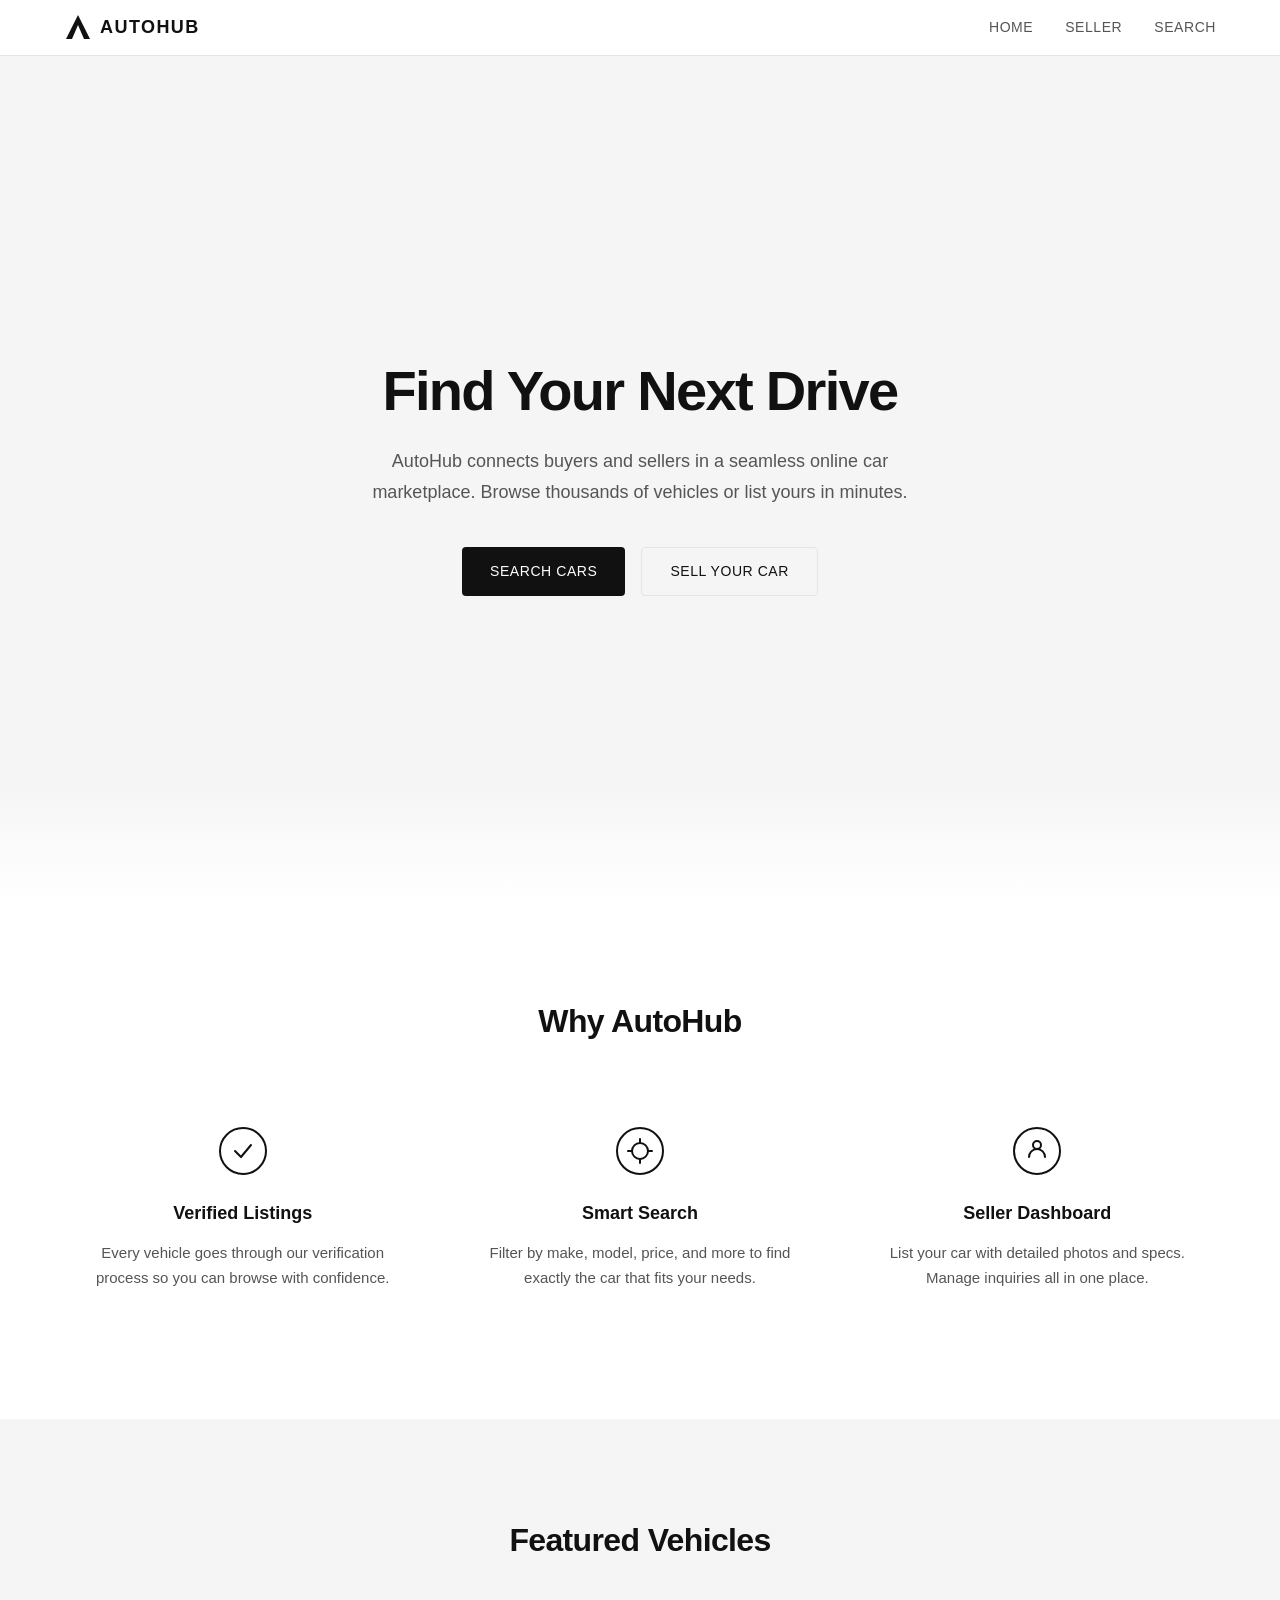
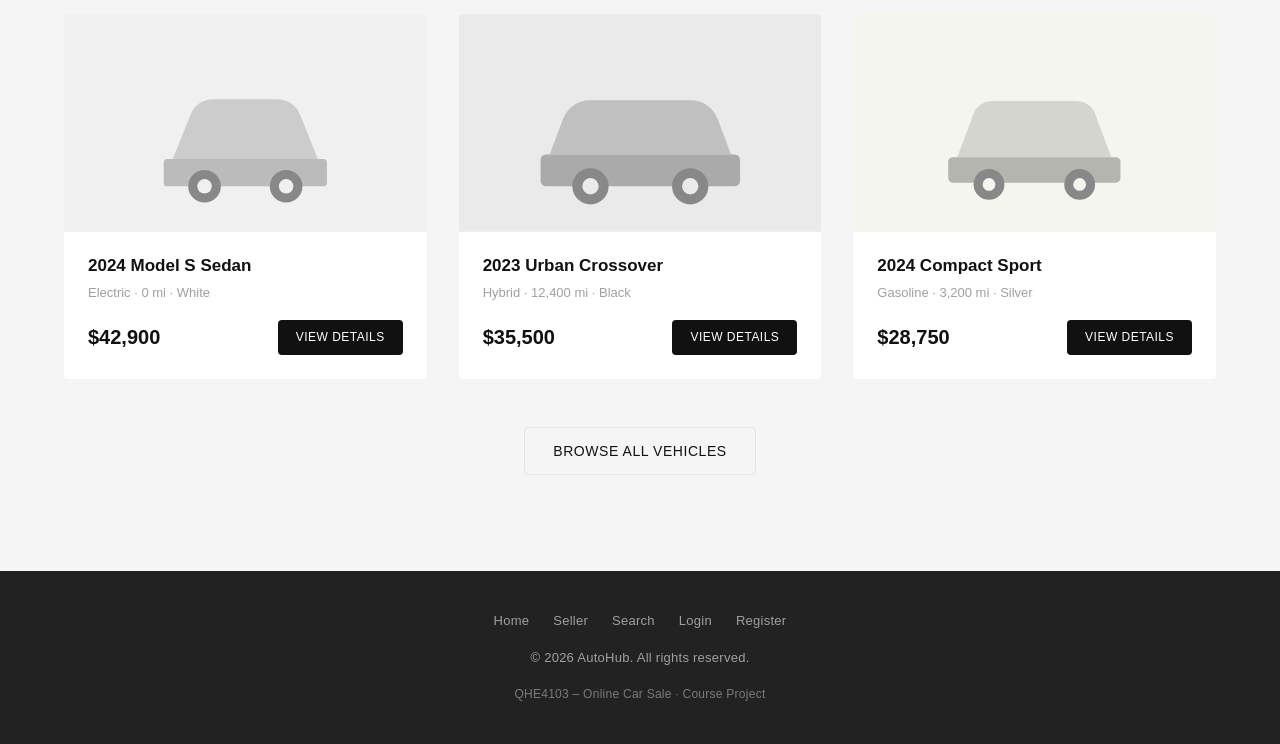
<file: index.html>
<!DOCTYPE html>
<html lang="en">
<head>
  <meta charset="UTF-8">
  <meta name="viewport" content="width=device-width, initial-scale=1.0">
  <title>AutoHub – Home</title>
  <link rel="stylesheet" href="css/styles.css">
</head>
<body>

  <header class="site-header">
    <div class="container">
      <a href="index.html" class="site-logo">
        <svg viewBox="0 0 28 28" fill="none" xmlns="http://www.w3.org/2000/svg">
          <path d="M14 2L2 26h6l6-14 6 14h6L14 2z" fill="#111"/>
        </svg>
        AutoHub
      </a>
      <nav class="nav-links">
        <a href="index.html">Home</a>
        <a href="seller.html">Seller</a>
        <a href="search.html">Search</a>
      </nav>
      <button class="nav-toggle" aria-label="Toggle navigation">
        <span></span>
        <span></span>
        <span></span>
      </button>
    </div>
  </header>

  <main class="site-main">

    <section class="hero">
      <div class="container hero-inner">
        <h1 class="hero-title">Find Your Next Drive</h1>
        <p class="hero-subtitle">AutoHub connects buyers and sellers in a seamless online car marketplace. Browse thousands of vehicles or list yours in minutes.</p>
        <div class="hero-actions">
          <a href="search.html" class="btn btn-primary">Search Cars</a>
          <a href="seller.html" class="btn btn-secondary">Sell Your Car</a>
        </div>
      </div>
      <div class="hero-gradient"></div>
    </section>

    <section class="features">
      <div class="container">
        <h2 class="section-title">Why AutoHub</h2>
        <div class="features-grid">
          <div class="feature-card">
            <div class="feature-icon">
              <svg viewBox="0 0 48 48" fill="none" xmlns="http://www.w3.org/2000/svg">
                <circle cx="24" cy="24" r="23" stroke="#111" stroke-width="2"/>
                <path d="M16 24l6 6 10-12" stroke="#111" stroke-width="2" stroke-linecap="round" stroke-linejoin="round"/>
              </svg>
            </div>
            <h3 class="feature-heading">Verified Listings</h3>
            <p class="feature-text">Every vehicle goes through our verification process so you can browse with confidence.</p>
          </div>
          <div class="feature-card">
            <div class="feature-icon">
              <svg viewBox="0 0 48 48" fill="none" xmlns="http://www.w3.org/2000/svg">
                <circle cx="24" cy="24" r="23" stroke="#111" stroke-width="2"/>
                <circle cx="24" cy="24" r="8" stroke="#111" stroke-width="2"/>
                <path d="M24 12v4M24 32v4M12 24h4M32 24h4" stroke="#111" stroke-width="2" stroke-linecap="round"/>
              </svg>
            </div>
            <h3 class="feature-heading">Smart Search</h3>
            <p class="feature-text">Filter by make, model, price, and more to find exactly the car that fits your needs.</p>
          </div>
          <div class="feature-card">
            <div class="feature-icon">
              <svg viewBox="0 0 48 48" fill="none" xmlns="http://www.w3.org/2000/svg">
                <circle cx="24" cy="24" r="23" stroke="#111" stroke-width="2"/>
                <path d="M16 30c0-4.418 3.582-8 8-8s8 3.582 8 8" stroke="#111" stroke-width="2" stroke-linecap="round"/>
                <circle cx="24" cy="18" r="4" stroke="#111" stroke-width="2"/>
              </svg>
            </div>
            <h3 class="feature-heading">Seller Dashboard</h3>
            <p class="feature-text">List your car with detailed photos and specs. Manage inquiries all in one place.</p>
          </div>
        </div>
      </div>
    </section>

    <section class="featured-cars">
      <div class="container">
        <h2 class="section-title">Featured Vehicles</h2>
        <div class="cars-grid">
          <article class="car-card">
            <div class="car-card-image">
              <svg viewBox="0 0 400 240" xmlns="http://www.w3.org/2000/svg">
                <rect width="400" height="240" fill="#f0f0f0"/>
                <path d="M120 160h160l-20-50c-4-10-14-16-25-16h-70c-11 0-21 6-25 16l-20 50z" fill="#ccc"/>
                <rect x="110" y="160" width="180" height="30" rx="4" fill="#bbb"/>
                <circle cx="155" cy="190" r="18" fill="#888"/>
                <circle cx="155" cy="190" r="8" fill="#f0f0f0"/>
                <circle cx="245" cy="190" r="18" fill="#888"/>
                <circle cx="245" cy="190" r="8" fill="#f0f0f0"/>
              </svg>
            </div>
            <div class="car-card-body">
              <h3 class="car-card-title">2024 Model S Sedan</h3>
              <p class="car-card-meta">Electric · 0 mi · White</p>
              <div class="car-card-footer">
                <span class="car-card-price">$42,900</span>
                <a href="car-detail.html" class="btn btn-primary btn-sm">View Details</a>
              </div>
            </div>
          </article>
          <article class="car-card">
            <div class="car-card-image">
              <svg viewBox="0 0 400 240" xmlns="http://www.w3.org/2000/svg">
                <rect width="400" height="240" fill="#eaeaea"/>
                <path d="M100 155h200l-15-40c-5-12-16-20-30-20h-110c-14 0-25 8-30 20l-15 40z" fill="#c0c0c0"/>
                <rect x="90" y="155" width="220" height="35" rx="6" fill="#aaa"/>
                <circle cx="145" cy="190" r="20" fill="#888"/>
                <circle cx="145" cy="190" r="9" fill="#eaeaea"/>
                <circle cx="255" cy="190" r="20" fill="#888"/>
                <circle cx="255" cy="190" r="9" fill="#eaeaea"/>
              </svg>
            </div>
            <div class="car-card-body">
              <h3 class="car-card-title">2023 Urban Crossover</h3>
              <p class="car-card-meta">Hybrid · 12,400 mi · Black</p>
              <div class="car-card-footer">
                <span class="car-card-price">$35,500</span>
                <a href="car-detail.html" class="btn btn-primary btn-sm">View Details</a>
              </div>
            </div>
          </article>
          <article class="car-card">
            <div class="car-card-image">
              <svg viewBox="0 0 400 240" xmlns="http://www.w3.org/2000/svg">
                <rect width="400" height="240" fill="#f5f5f0"/>
                <path d="M115 158h170l-18-48c-3-9-12-14-22-14h-90c-10 0-19 5-22 14l-18 48z" fill="#d5d5d0"/>
                <rect x="105" y="158" width="190" height="28" rx="5" fill="#b5b5b0"/>
                <circle cx="150" cy="188" r="17" fill="#888"/>
                <circle cx="150" cy="188" r="7" fill="#f5f5f0"/>
                <circle cx="250" cy="188" r="17" fill="#888"/>
                <circle cx="250" cy="188" r="7" fill="#f5f5f0"/>
              </svg>
            </div>
            <div class="car-card-body">
              <h3 class="car-card-title">2024 Compact Sport</h3>
              <p class="car-card-meta">Gasoline · 3,200 mi · Silver</p>
              <div class="car-card-footer">
                <span class="car-card-price">$28,750</span>
                <a href="car-detail.html" class="btn btn-primary btn-sm">View Details</a>
              </div>
            </div>
          </article>
        </div>
        <div class="cars-cta">
          <a href="search.html" class="btn btn-secondary">Browse All Vehicles</a>
        </div>
      </div>
    </section>

  </main>

  <footer class="site-footer">
    <div class="container">
      <div class="footer-links">
        <a href="index.html">Home</a>
        <a href="seller.html">Seller</a>
        <a href="search.html">Search</a>
        <a href="login.html">Login</a>
        <a href="register.html">Register</a>
      </div>
      <p class="footer-copy">&copy; 2026 AutoHub. All rights reserved.</p>
      <p class="footer-course">QHE4103 – Online Car Sale · Course Project</p>
    </div>
  </footer>

  <script src="js/main.js"></script>
</body>
</html>
</file>
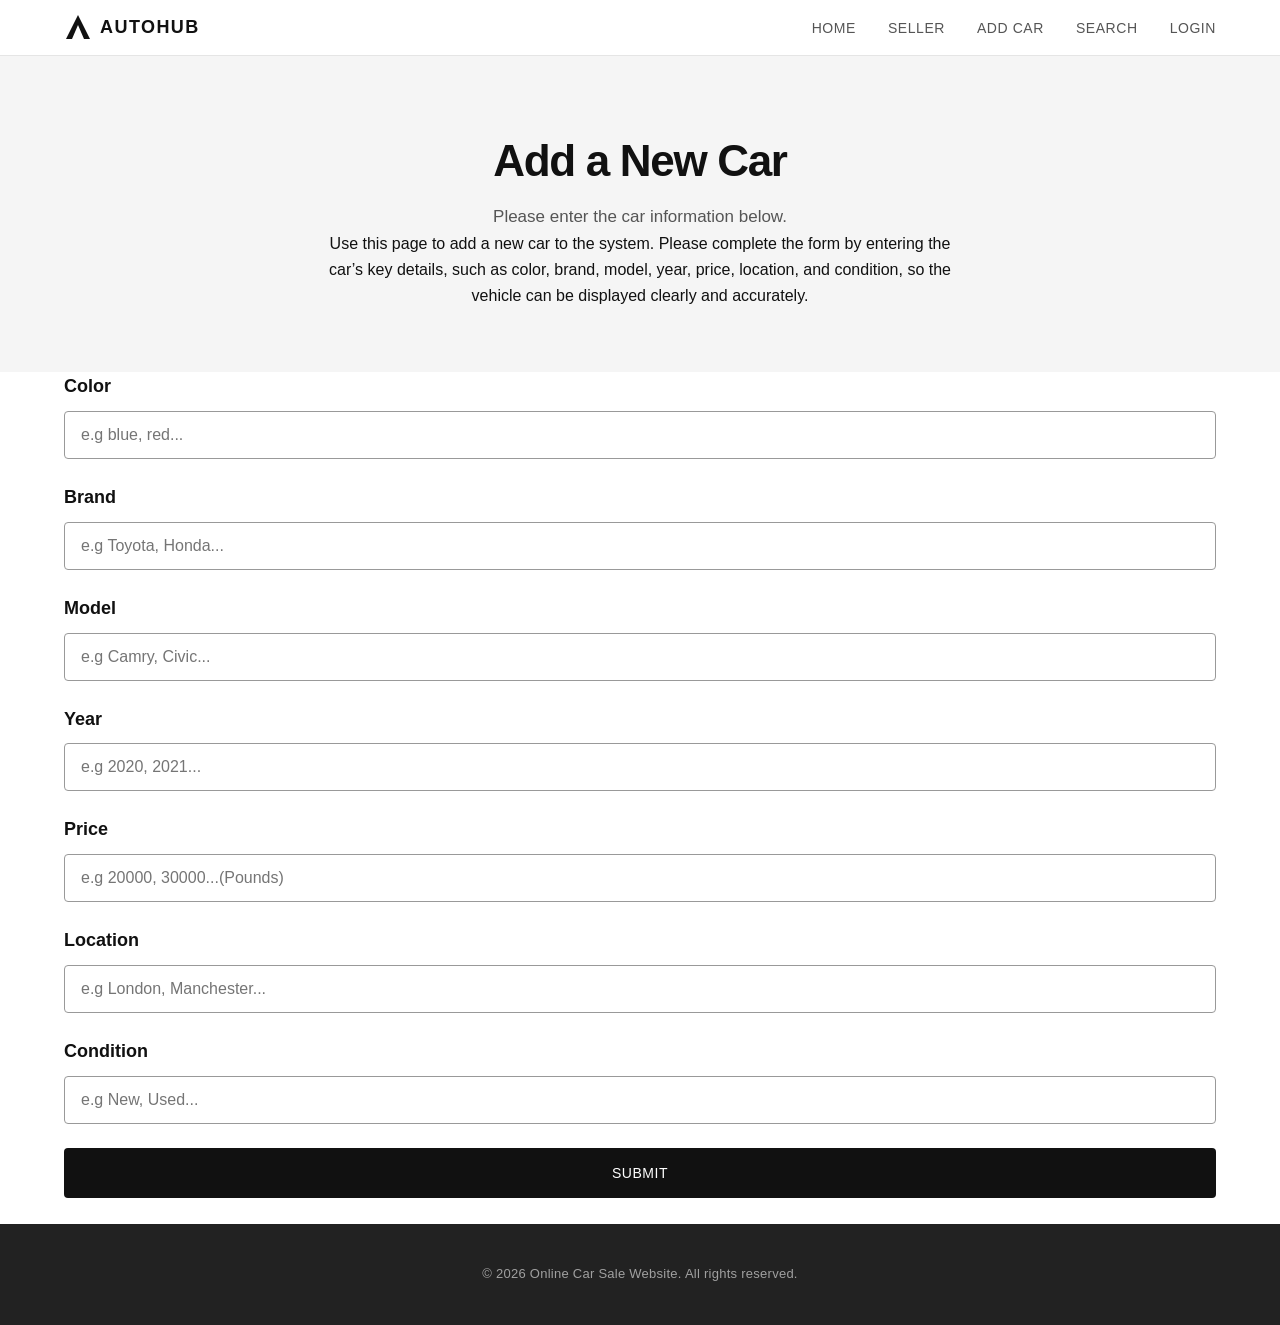
<file: add car.html>
<html>
    <head>
    <meta charset="UTF-8">
    <meta name="viewport" content="width=device-width, initial-scale=1.0">
    <title>Add Car</title>
    <link rel="stylesheet" href="css/styles.css">
    <style>
        .form-group {
            margin-bottom: 24px;
        }

        .form-group label {
            display: block;
            font-size: 18px;
            font-weight: bold;
            margin-bottom: 10px;
            color: #111;
        }

        .form-group input[type="text"],
        .form-group input[type="number"] {
            width: 100%;
            padding: 14px 16px;
            font-size: 16px;
            border: 1px solid #999;
            border-radius: 4px;
            box-sizing: border-box;
            background-color: white;
        }
        .car-form .btn-primary {
        width: 100%;
        padding: 14px;
        }
    </style>
</head>
</head>
<body>
    <header class="site-header">
        <div class="container">
            <a href="index.html" class="site-logo">
        <svg viewBox="0 0 28 28" fill="none" xmlns="http://www.w3.org/2000/svg">
          <path d="M14 2L2 26h6l6-14 6 14h6L14 2z" fill="#111"/>
        </svg>
        AutoHub
      </a>
            <nav>
                <ul class="nav-links">
                    <li><a href="index.html">Home</a></li>
                    <li><a href="seller.html">Seller</a></li>
                    <li><a href="add car.html" class="active">Add Car</a></li>
                    <li><a href="search.html">Search</a></li>
                    <li><a href="login.html">Login</a></li>
                </ul>
            </nav>
        </div>
    </header>

    <main class="site-main">
        <section class="page-hero">
            <div class="container">
                <div class="page-hero-inner">
                    <h1 class="page-hero-title">Add a New Car</h1>
                    <p class="page-hero-subtitle">
                        Please enter the car information below.
                    </p>
                    <p>
                        Use this page to add a new car to the system. Please complete the form by entering the car’s key details, such as color, brand, model, year, price, location, and condition, so the vehicle can be displayed clearly and accurately.
                    </p>
                </div>
            </div>
        </section>

        <section class="form-section">
            <div class="container">
                <form class="car-form" id="addCarForm" onsubmit="return validateAddCarForm();">
                    <div class="form-group">
                        <label for="color">Color</label>
                        <input type="text" id="color" name="color" placeholder="e.g blue, red..." required>
                    </div>

                    <div class="form-group">
                        <label for="brand">Brand</label>
                        <input type="text" id="brand" name="brand" placeholder="e.g Toyota, Honda..." required>
                    </div>

                    <div class="form-group">
                        <label for="model">Model</label>
                        <input type="text" id="model" name="model" placeholder="e.g Camry, Civic..." required>
                    </div>

                    <div class="form-group">
                        <label for="year">Year</label>
                        <input type="number" id="year" name="year" placeholder="e.g 2020, 2021..." required>
                    </div>

                    <div class="form-group">
                        <label for="price">Price</label>
                        <input type="number" id="price" name="price" placeholder="e.g 20000, 30000...(Pounds)" required>
                    </div>

                    <div class="form-group">
                        <label for="location">Location</label>
                        <input type="text" id="location" name="location" placeholder="e.g London, Manchester...">
                    </div>

                    <div class="form-group">
                        <label for="condition">Condition</label>
                        <input type="text" id="condition" name="condition" placeholder="e.g New, Used...">
                    </div>

                    <button type="submit" class="btn btn-primary">Submit</button>
                    <br><br>
                </form>
            </div>
        </section>
    </main>

    <footer class="site-footer">
        <div class="container">
            <p class="footer-copy">&copy; 2026 Online Car Sale Website. All rights reserved.</p>
        </div>
    </footer>
<script src="js/main.js"></script>
</body>
</html>
</file>
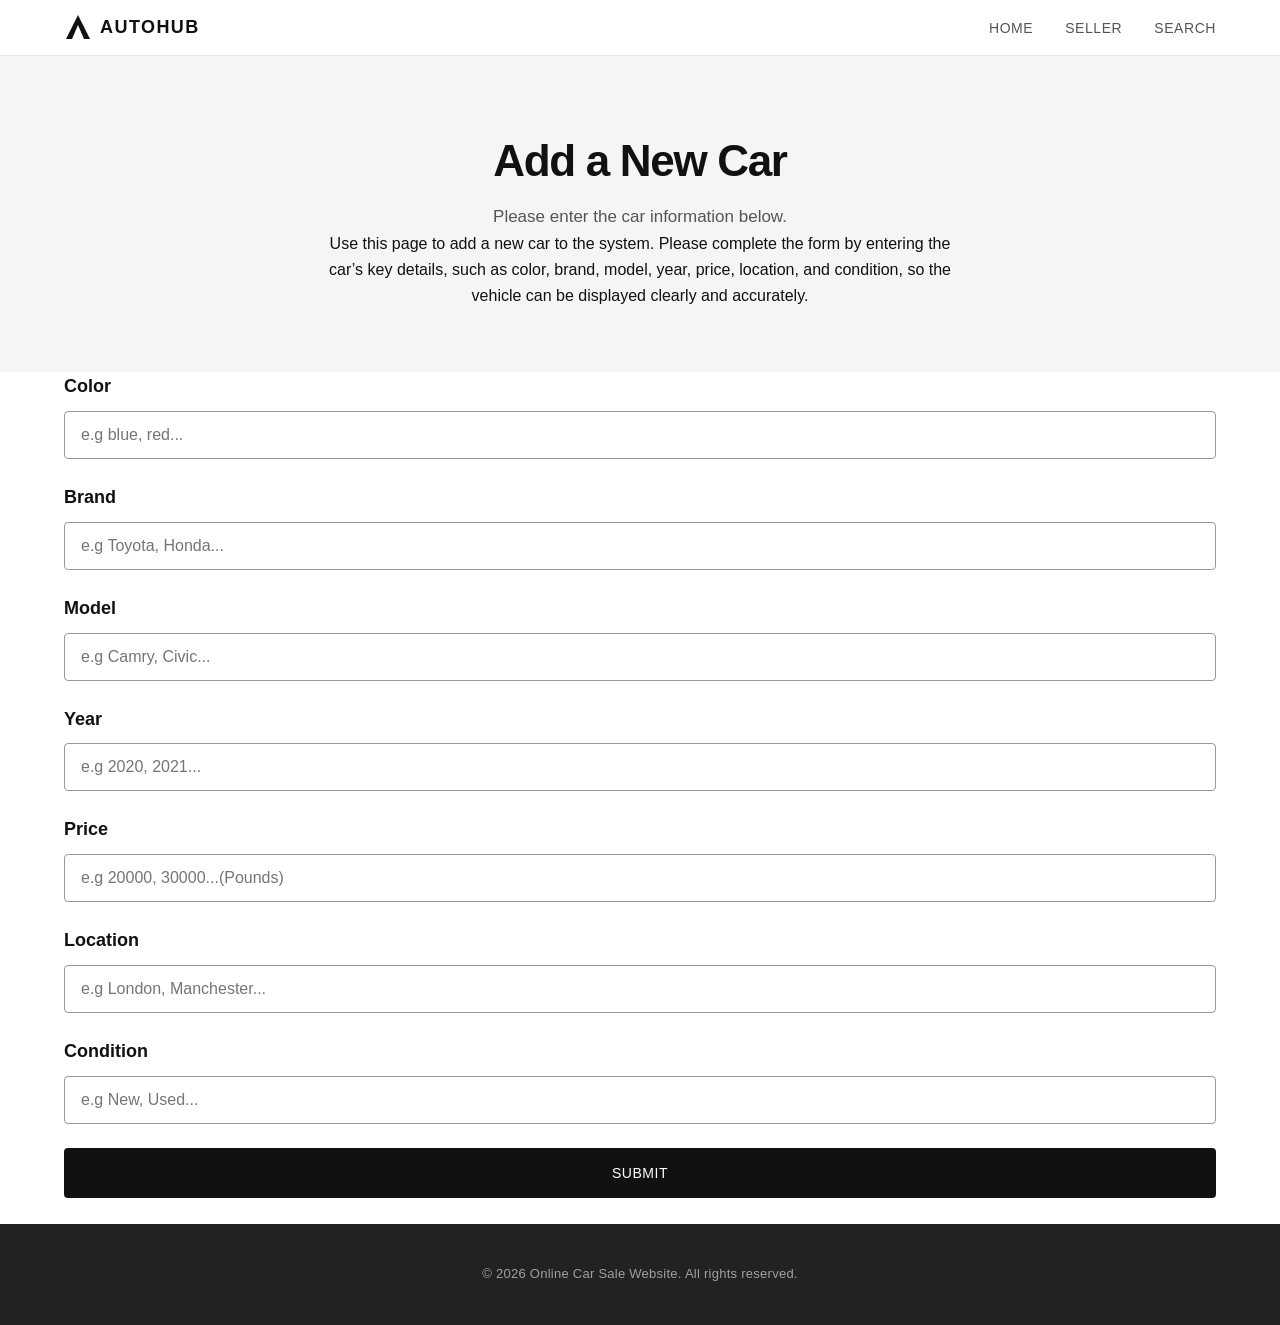
<file: add-car.html>
<html>
    <head>
    <meta charset="UTF-8">
    <meta name="viewport" content="width=device-width, initial-scale=1.0">
    <title>Add Car</title>
    <link rel="stylesheet" href="css/styles.css">
    <style>
        .form-group {
            margin-bottom: 24px;
        }

        .form-group label {
            display: block;
            font-size: 18px;
            font-weight: bold;
            margin-bottom: 10px;
            color: #111;
        }

        .form-group input[type="text"],
        .form-group input[type="number"] {
            width: 100%;
            padding: 14px 16px;
            font-size: 16px;
            border: 1px solid #999;
            border-radius: 4px;
            box-sizing: border-box;
            background-color: white;
        }
        .car-form .btn-primary {
        width: 100%;
        padding: 14px;
        }
    </style>
</head>
</head>
<body>
    <header class="site-header">
        <div class="container">
            <a href="index.html" class="site-logo">
        <svg viewBox="0 0 28 28" fill="none" xmlns="http://www.w3.org/2000/svg">
          <path d="M14 2L2 26h6l6-14 6 14h6L14 2z" fill="#111"/>
        </svg>
        AutoHub
      </a>
            <nav>
                <ul class="nav-links">
                    <li><a href="index.html">Home</a></li>
                    <li><a href="seller.html">Seller</a></li>
                    <li><a href="search.html">Search</a></li>
                </ul>
            </nav>
        </div>
    </header>

    <main class="site-main">
        <section class="page-hero">
            <div class="container">
                <div class="page-hero-inner">
                    <h1 class="page-hero-title">Add a New Car</h1>
                    <p class="page-hero-subtitle">
                        Please enter the car information below.
                    </p>
                    <p>
                        Use this page to add a new car to the system. Please complete the form by entering the car’s key details, such as color, brand, model, year, price, location, and condition, so the vehicle can be displayed clearly and accurately.
                    </p>
                </div>
            </div>
        </section>

        <section class="form-section">
            <div class="container">
                <form class="car-form" id="addCarForm" onsubmit="return validateAddCarForm();">
                    <div class="form-group">
                        <label for="color">Color</label>
                        <input type="text" id="color" name="color" placeholder="e.g blue, red..." required>
                    </div>

                    <div class="form-group">
                        <label for="brand">Brand</label>
                        <input type="text" id="brand" name="brand" placeholder="e.g Toyota, Honda..." required>
                    </div>

                    <div class="form-group">
                        <label for="model">Model</label>
                        <input type="text" id="model" name="model" placeholder="e.g Camry, Civic..." required>
                    </div>

                    <div class="form-group">
                        <label for="year">Year</label>
                        <input type="number" id="year" name="year" placeholder="e.g 2020, 2021..." required>
                    </div>

                    <div class="form-group">
                        <label for="price">Price</label>
                        <input type="number" id="price" name="price" placeholder="e.g 20000, 30000...(Pounds)" required>
                    </div>

                    <div class="form-group">
                        <label for="location">Location</label>
                        <input type="text" id="location" name="location" placeholder="e.g London, Manchester...">
                    </div>

                    <div class="form-group">
                        <label for="condition">Condition</label>
                        <input type="text" id="condition" name="condition" placeholder="e.g New, Used...">
                    </div>

                    <button type="submit" class="btn btn-primary">Submit</button>
                    <br><br>
                </form>
            </div>
        </section>
    </main>

    <footer class="site-footer">
        <div class="container">
            <p class="footer-copy">&copy; 2026 Online Car Sale Website. All rights reserved.</p>
        </div>
    </footer>
<script src="js/main.js"></script>
</body>
</html>
</file>
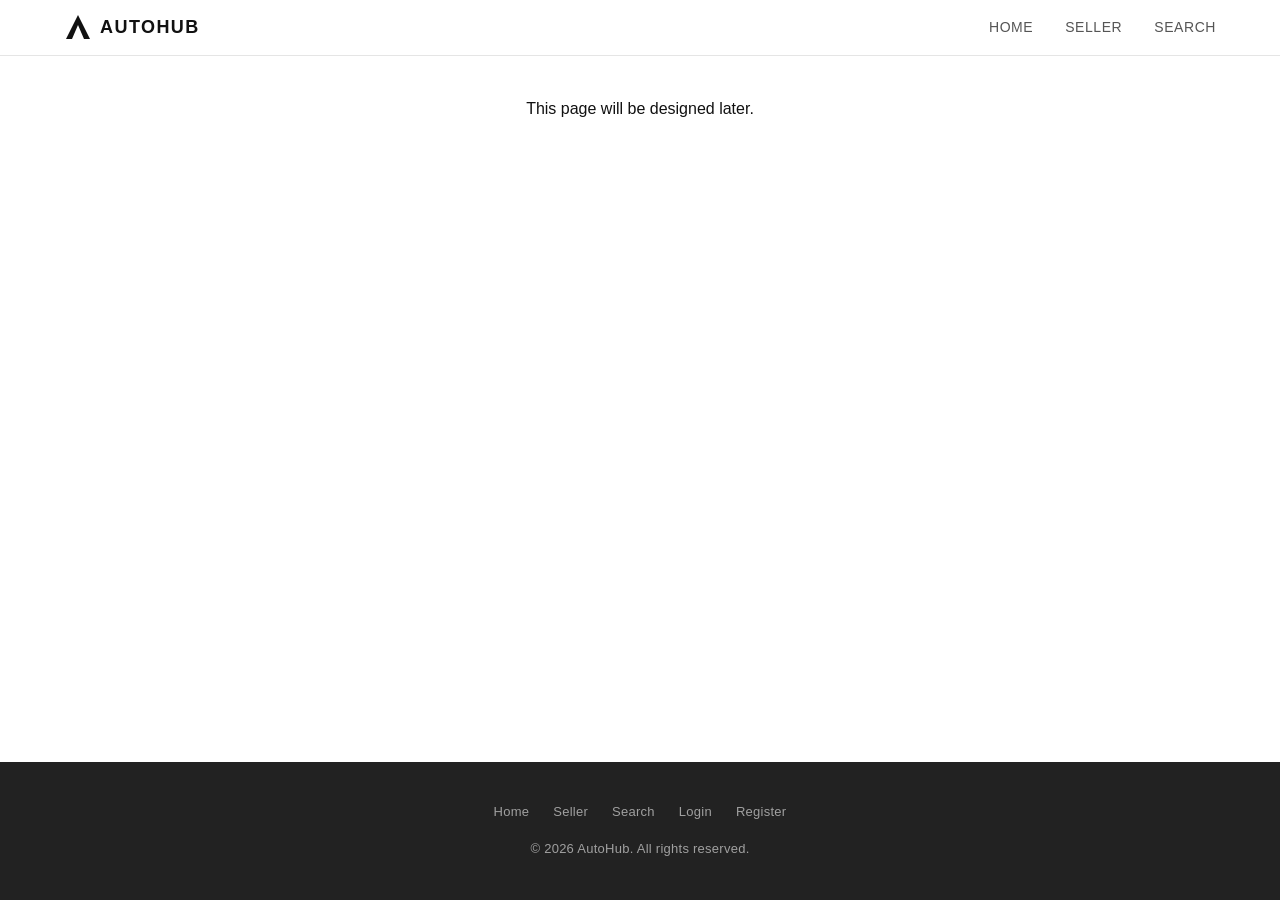
<file: car-detail.html>
<!DOCTYPE html>
<html lang="en">
<head>
  <meta charset="UTF-8">
  <meta name="viewport" content="width=device-width, initial-scale=1.0">
  <title>AutoHub – Register</title>
  <link rel="stylesheet" href="css/styles.css">
</head>
<body>

  <header class="site-header">
    <div class="container">
      <a href="index.html" class="site-logo">
        <svg viewBox="0 0 28 28" fill="none" xmlns="http://www.w3.org/2000/svg">
          <path d="M14 2L2 26h6l6-14 6 14h6L14 2z" fill="#111"/>
        </svg>
        AutoHub
      </a>
      <nav class="nav-links">
        <a href="index.html">Home</a>
        <a href="seller.html">Seller</a>
        <a href="search.html">Search</a>
      </nav>
      <button class="nav-toggle" aria-label="Toggle navigation">
        <span></span>
        <span></span>
        <span></span>
      </button>
    </div>
  </header>

  <main class="site-main">
    <p style="text-align: center; margin-top: 40px;">
        This page will be designed later.
    </p>
  </main>

  <footer class="site-footer">
    <div class="container">
      <div class="footer-links">
        <a href="index.html">Home</a>
        <a href="seller.html">Seller</a>
        <a href="search.html">Search</a>
        <a href="login.html">Login</a>
        <a href="register.html">Register</a>
      </div>
      <p class="footer-copy">&copy; 2026 AutoHub. All rights reserved.</p>
    </div>
  </footer>

  <script src="js/main.js"></script>
</body>
</html>
</file>
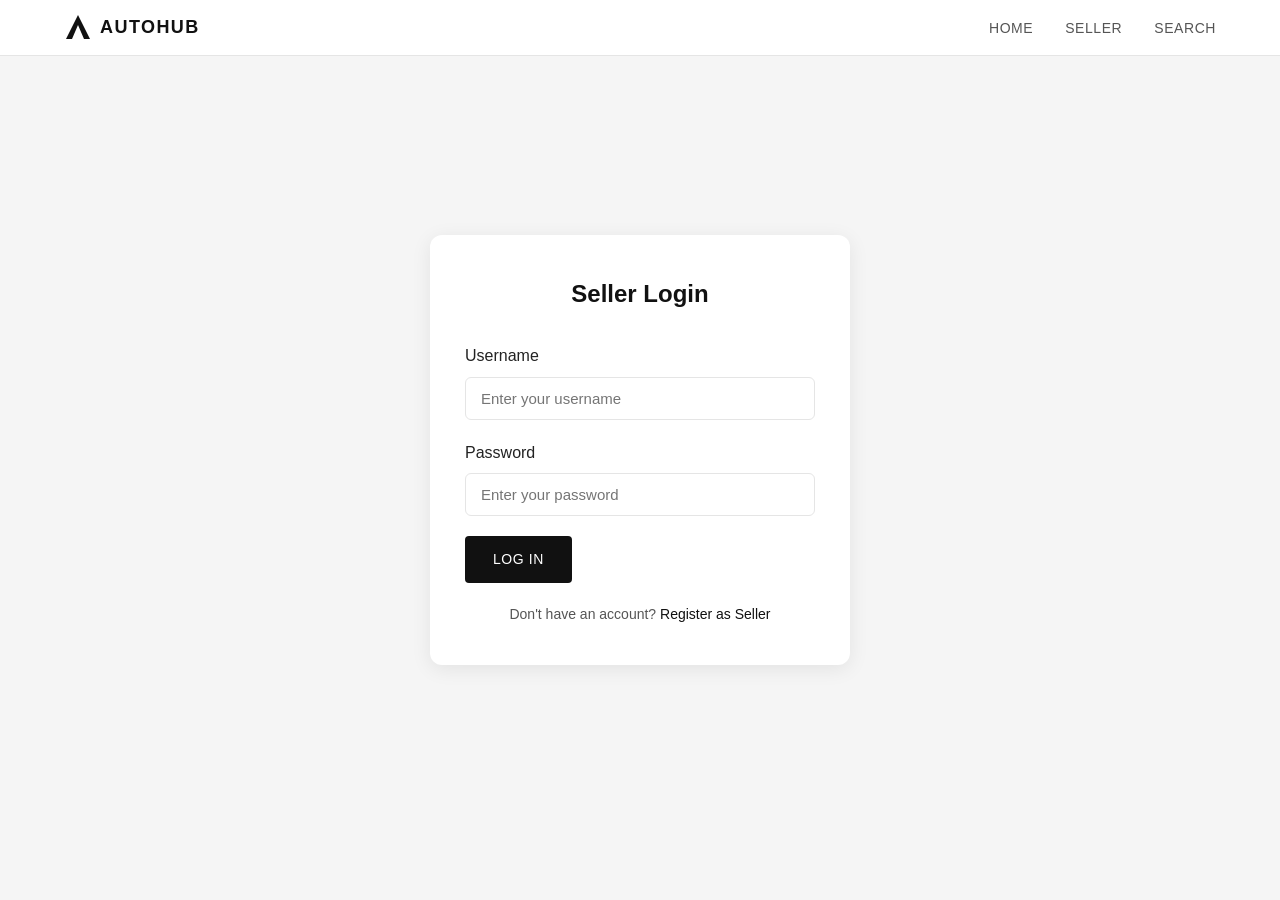
<file: login.html>
<!DOCTYPE html>
<html lang="en">
<head>
    <meta charset="UTF-8">
    <meta name="viewport" content="width=device-width,initial-scale=1.0">
    <title>Seller Login - Car Sales Platform</title>
    <link rel="stylesheet" href="css/styles.css">
</head>
<body>
   <header class="site-header">
        <div class="container">
            <a href="index.html" class="site-logo">
        <svg viewBox="0 0 28 28" fill="none" xmlns="http://www.w3.org/2000/svg">
          <path d="M14 2L2 26h6l6-14 6 14h6L14 2z" fill="#111"/>
        </svg>
        AutoHub
      </a>

            <nav>
                <ul class="nav-links">
                    <li><a href="index.html">Home</a></li>
                    <li><a href="seller.html">Seller</a></li>
                    <li><a href="search.html">Search</a></li>
                </ul>
            </nav>
        </div>
    </header>
    <div class="auth-container">
        <div class="auth-card">
            <h2 class="auth-title">Seller Login</h2>
            <form id="loginForm" class="auth-form"onsubmit="return loginCheck()">
                <div class="form-group">
                    <label for="username">Username</label>
                    <input type="text" id="username" name="username" required placeholder="Enter your username">
                </div>
                <div class="form-group">
                    <label for="password">Password</label>
                    <input type="password" id="password" name="password" required placeholder="Enter your password">
                </div>
                <button type="submit" class="btn btn-primary">Log In</button>
            </form>
            <p class="auth-link">Don't have an account? <a href="register.html">Register as Seller</a></p>
        </div>
    </div>

    <script src="js/auth.js"></script>
</body>
</html>
</file>
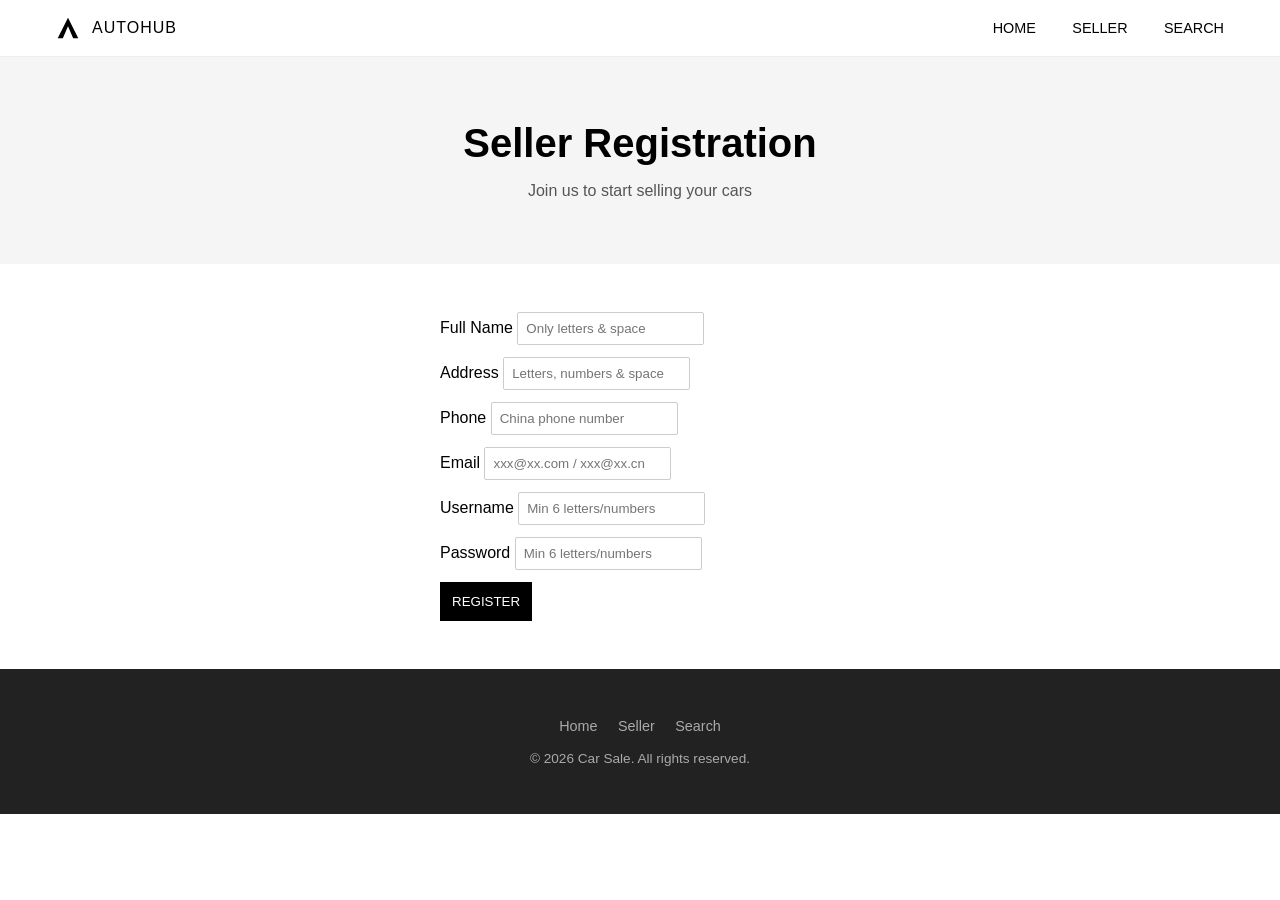
<file: register.html>
<!DOCTYPE html>
<html lang="en">
<head>
  <meta charset="UTF-8">
  <meta name="viewport" content="width=device-width, initial-scale=1.0">
  <title>CAR SALE - Seller Registration</title>
  <style>
    * {
      margin: 0;
      padding: 0;
      box-sizing: border-box;
      font-family: Arial, sans-serif;
    }

    :root {
      --color-bg: #f5f5f5;
      --color-text: #000;
      --color-footer: #222;
      --color-footer-text: #aaa;
      --color-button: #000;
      --color-button-text: #fff;
    }
    header {
      background: #fff;
      border-bottom: 1px solid #eee;
      padding: 1rem 0;
    }
    .container {
      max-width: 1200px;
      margin: 0 auto;
      padding: 0 1rem;
      display: flex;
      justify-content: space-between;
      align-items: center;
    }
    .logo {
      text-transform: uppercase;
      letter-spacing: 1px;
      display: flex;
      align-items: center;
      gap: 0.75rem; 
      text-decoration: none;
      color: var(--color-text);
    }
    .logo svg {
      width: 24px;
      height: 24px;
      fill: var(--color-text);
    }
    nav a {
      margin-left: 2rem;
      text-decoration: none;
      text-transform: uppercase;
      font-size: 0.9rem;
      color: var(--color-text);
    }
    .hero {
      background: var(--color-bg);
      padding: 4rem 1rem;
      text-align: center;
    }
    .hero h1 {
      font-size: 2.5rem;
      margin-bottom: 1rem;
    }
    .hero p {
      color: #555;
    }
    .form-section {
      padding: 3rem 1rem;
      display: flex;
      justify-content: center; 
    }
    form {
      display: flex;
      flex-direction: column;
      gap: 0.75rem;
      width: 100%;
      max-width: 400px; 
    }
    input {
      padding: 0.5rem;
      border: 1px solid #ccc;
      border-radius: 2px;
    }
    button {
      background: var(--color-button);
      color: var(--color-button-text);
      border: none;
      padding: 0.75rem;
      text-transform: uppercase;
      cursor: pointer;
      width: fit-content;
    }

    footer {
      background: var(--color-footer);
      color: var(--color-footer-text);
      padding: 3rem 1rem;
      text-align: center;
    }
    .footer-links {
      margin-bottom: 1rem;
    }
    .footer-links a {
      color: var(--color-footer-text);
      margin: 0 0.5rem;
      text-decoration: none;
      font-size: 0.9rem;
    }
    .copyright {
      font-size: 0.85rem;
    }
  </style>
</head>
<body>
  <header>
    <div class="container">
      <a href="index.html" class="logo">
        <svg viewBox="0 0 28 28" fill="none" xmlns="http://www.w3.org/2000/svg">
          <path d="M14 2L2 26h6l6-14 6 14h6L14 2z" fill="#000"/>
        </svg>
        AutoHub
      </a>
      <nav>
        <a href="index.html">HOME</a>
        <a href="seller.html">Seller</a>
        <a href="search.html">Search</a>
      </nav>
    </div>
  </header>
  <section class="hero">
    <h1>Seller Registration</h1>
    <p>Join us to start selling your cars</p>
  </section>

  <section class="form-section">
    <form id="regForm" onsubmit="return validateForm()">
      <div>
        <label>Full Name</label>
        <input type="text" id="name" placeholder="Only letters & space">
      </div>
      <div>
        <label>Address</label>
        <input type="text" id="address" placeholder="Letters, numbers & space">
      </div>
      <div>
        <label>Phone</label>
        <input type="text" id="phone" placeholder="China phone number">
      </div>
      <div>
        <label>Email</label>
        <input type="text" id="email" placeholder="xxx@xx.com / xxx@xx.cn">
      </div>
      <div>
        <label>Username</label>
        <input type="text" id="user" placeholder="Min 6 letters/numbers">
      </div>
      <div>
        <label>Password</label>
        <input type="password" id="pwd" placeholder="Min 6 letters/numbers">
      </div>
      <button type="submit">REGISTER</button>
    </form>
  </section>

  <footer>
    <div class="footer-links">
      <a href="index.html">Home</a>
      <a href="seller.html">Seller</a>
      <a href="search.html">Search</a>
    </div>
    <div class="copyright">© 2026 Car Sale. All rights reserved.</div>
  </footer>

  <script>
    function validateForm() {
      let name = document.getElementById("name").value.trim();
      let address = document.getElementById("address").value.trim();
      let phone = document.getElementById("phone").value.trim();
      let email = document.getElementById("email").value.trim();
      let user = document.getElementById("user").value.trim();
      let pwd = document.getElementById("pwd").value.trim();

      let regName = /^[A-Za-z ]+$/;
      if (!regName.test(name)) {
        alert("Name can only contain letters and space");
        return false;
      }
      let regAddr = /^[A-Za-z0-9 ]+$/;
      if (!regAddr.test(address)) {
        alert("Address can only contain letters, numbers and space");
        return false;
      }
      let regPhone = /^1[3-9]\d{9}$/;
      if (!regPhone.test(phone)) {
        alert("Please enter valid China phone number");
        return false;
      }
      let regEmail = /^[^@]+@[^@]+\.(com|cn)$/;
      if (!regEmail.test(email)) {
        alert("Email must have one @ and end with .com or .cn");
        return false;
      }
      let regUser = /^[A-Za-z0-9]{6,}$/;
      if (!regUser.test(user)) {
        alert("Username must be at least 6 letters/numbers");
        return false;
      }
      let regPwd = /^[A-Za-z0-9]{6,}$/;
      if (!regPwd.test(pwd)) {
        alert("Password must be at least 6 letters/numbers");
        return false;
      }
      alert("Registration success!");
      return true;
    }
  </script>
</body>
</html>
</file>
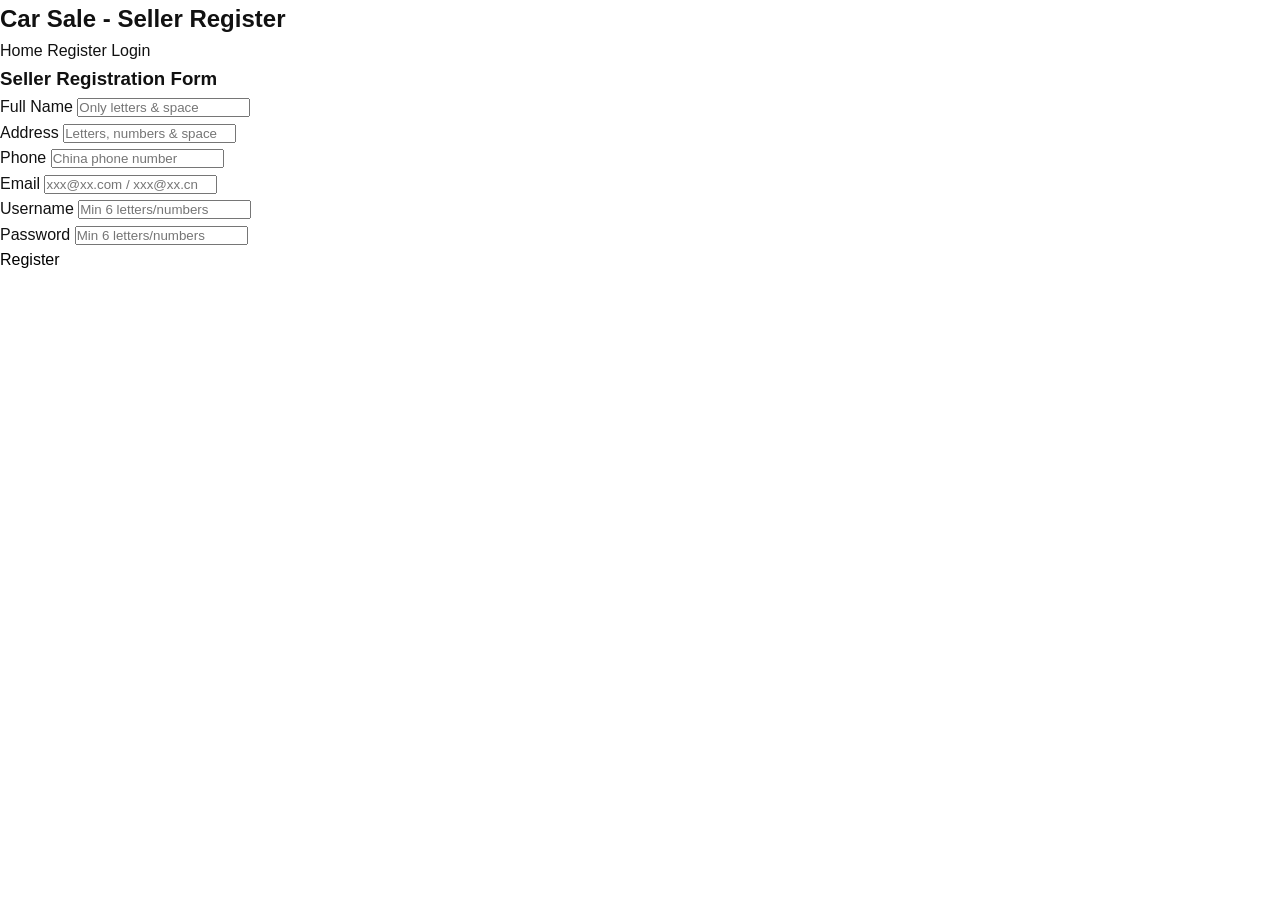
<file: registration.html>
<!DOCTYPE html>
<html lang="en">
<head>
    <meta charset="UTF-8">
    <meta name="viewport" content="width=device-width, initial-scale=1.0">
    <title>Seller Registration</title>
    <link rel="stylesheet" href="style.css">
</head>
<body>
    <header>
        <h2>Car Sale - Seller Register</h2>
        <nav>
            <a href=" ">Home</a >
            <a href="registration.html">Register</a >
            <a href="login.html">Login</a >
        </nav>
    </header>

    <div class="form-container">
        <h3>Seller Registration Form</h3>
        <form id="regForm" onsubmit="return validateForm()">
            <div class="form-item">
                <label>Full Name</label>
                <input type="text" id="name" placeholder="Only letters & space">
            </div>
            <div class="form-item">
                <label>Address</label>
                <input type="text" id="address" placeholder="Letters, numbers & space">
            </div>
            <div class="form-item">
                <label>Phone</label>
                <input type="text" id="phone" placeholder="China phone number">
            </div>
            <div class="form-item">
                <label>Email</label>
                <input type="text" id="email" placeholder="xxx@xx.com / xxx@xx.cn">
            </div>
            <div class="form-item">
                <label>Username</label>
                <input type="text" id="user" placeholder="Min 6 letters/numbers">
            </div>
            <div class="form-item">
                <label>Password</label>
                <input type="password" id="pwd" placeholder="Min 6 letters/numbers">
            </div>
            <button type="submit">Register</button>
        </form>
    </div>

    <script src="script.js"></script>
</body>
</html>
</file>
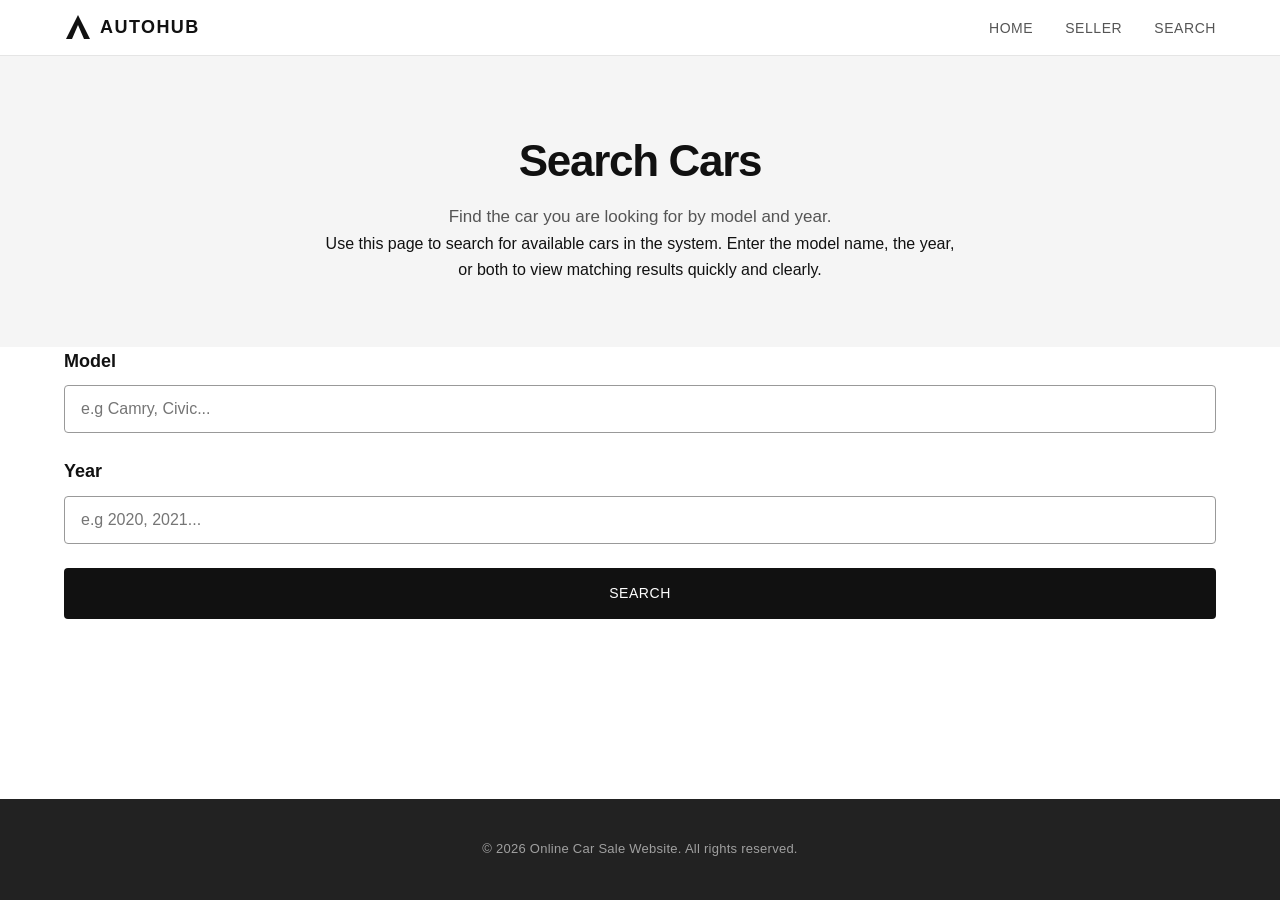
<file: search.html>
<!DOCTYPE html>
<html lang="en">
<head>
    <meta charset="UTF-8">
    <meta name="viewport" content="width=device-width, initial-scale=1.0">
    <title>Search Cars</title>
    <link rel="stylesheet" href="css/styles.css">

    <style>
        .form-group {
            margin-bottom: 24px;
        }

        .form-group label {
            display: block;
            font-size: 18px;
            font-weight: bold;
            margin-bottom: 10px;
            color: #111;
        }

        .form-group input[type="text"],
        .form-group input[type="number"] {
            width: 100%;
            padding: 14px 16px;
            font-size: 16px;
            border: 1px solid #999;
            border-radius: 4px;
            box-sizing: border-box;
            background-color: white;
        }
        .car-form .btn-primary {
        width: 100%;
        padding: 14px;
        }

    </style>
</head>
<body>
    <header class="site-header">
        <div class="container">
            <a href="index.html" class="site-logo">
        <svg viewBox="0 0 28 28" fill="none" xmlns="http://www.w3.org/2000/svg">
          <path d="M14 2L2 26h6l6-14 6 14h6L14 2z" fill="#111"/>
        </svg>
        AutoHub
      </a>
            <nav>
                <ul class="nav-links">
                    <li><a href="index.html">Home</a></li>
                    <li><a href="seller.html">Seller</a></li>
                    <li><a href="search.html">Search</a></li>
                </ul>
            </nav>
        </div>
    </header>

    <main class="site-main">
        <section class="page-hero">
            <div class="container">
                <div class="page-hero-inner">
                    <h1 class="page-hero-title">Search Cars</h1>
                    <p class="page-hero-subtitle">
                        Find the car you are looking for by model and year.
                    </p>
                    <p>
                        Use this page to search for available cars in the system. Enter the
                        model name, the year, or both to view matching results quickly and clearly.
                    </p>
                </div>
            </div>
        </section>

        <section class="form-section">
            <div class="container">
                <form class="car-form" id="searchForm">
                    <div class="form-group">
                        <label for="model">Model</label>
                        <input type="text" id="model" name="model" placeholder="e.g Camry, Civic...">
                    </div>

                    <div class="form-group">
                        <label for="year">Year</label>
                        <input type="number" id="year" name="year" placeholder="e.g 2020, 2021...">
                    </div>

                    <a href="results.html" class="btn btn-primary">Search</a>
                </form>
            </div>
        </section>
    </main>

    <footer class="site-footer">
        <div class="container">
            <p class="footer-copy">&copy; 2026 Online Car Sale Website. All rights reserved.</p>
        </div>
    </footer>
<script src="js/main.js"></script>
</body>
</html>
</file>
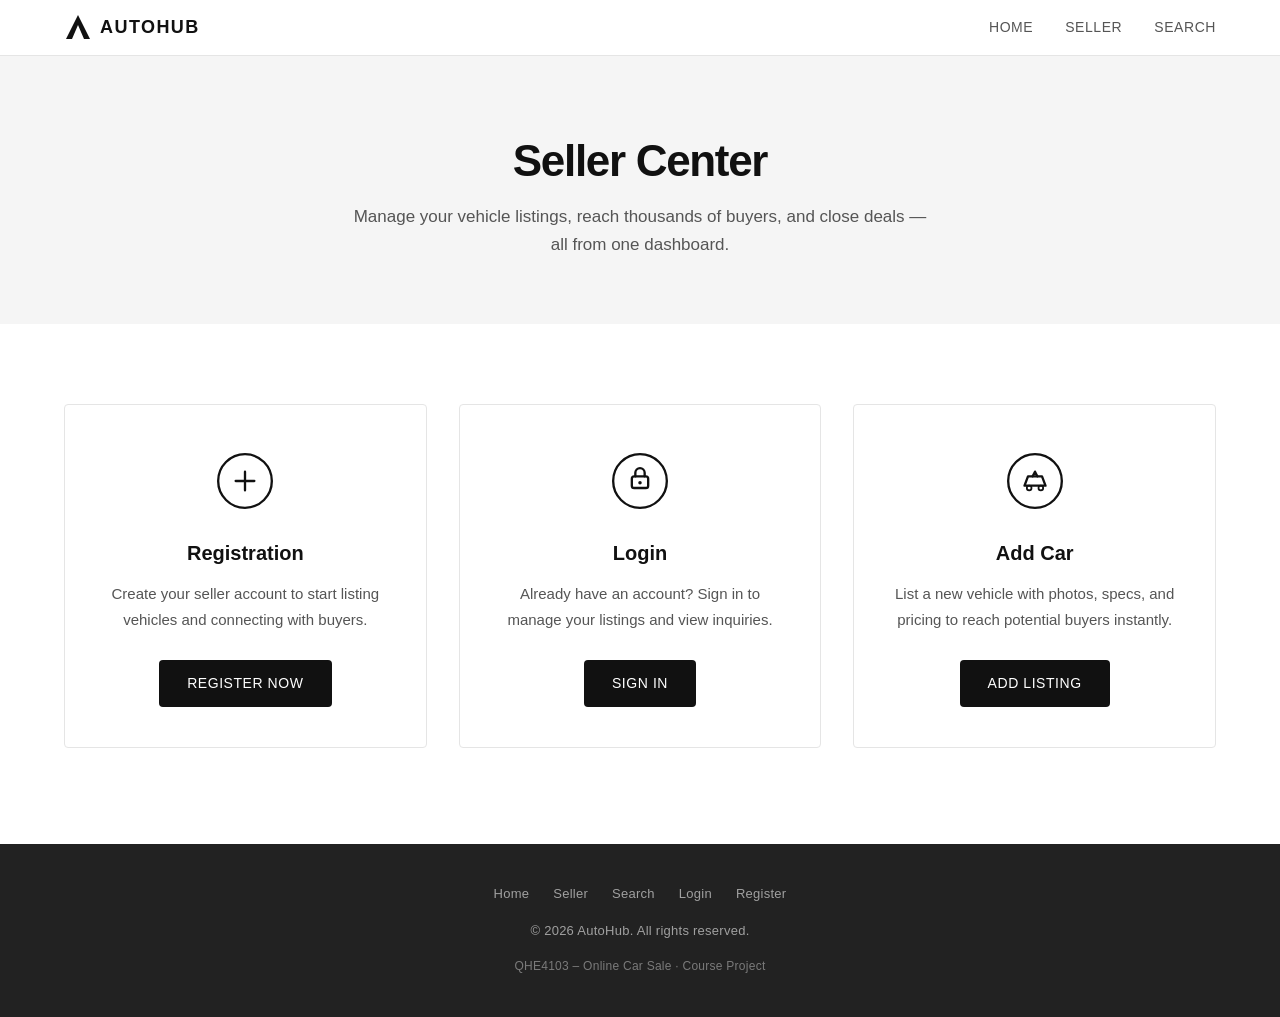
<file: seller.html>
<!DOCTYPE html>
<html lang="en">
<head>
  <meta charset="UTF-8">
  <meta name="viewport" content="width=device-width, initial-scale=1.0">
  <title>AutoHub – Seller</title>
  <link rel="stylesheet" href="css/styles.css">
</head>
<body>

  <header class="site-header">
    <div class="container">
      <a href="index.html" class="site-logo">
        <svg viewBox="0 0 28 28" fill="none" xmlns="http://www.w3.org/2000/svg">
          <path d="M14 2L2 26h6l6-14 6 14h6L14 2z" fill="#111"/>
        </svg>
        AutoHub
      </a>
      <nav class="nav-links">
        <a href="index.html">Home</a>
        <a href="seller.html">Seller</a>
        <a href="search.html">Search</a>
      </nav>
      <button class="nav-toggle" aria-label="Toggle navigation">
        <span></span>
        <span></span>
        <span></span>
      </button>
    </div>
  </header>

  <main class="site-main">

    <section class="page-hero">
      <div class="container page-hero-inner">
        <h1 class="page-hero-title">Seller Center</h1>
        <p class="page-hero-subtitle">Manage your vehicle listings, reach thousands of buyers, and close deals — all from one dashboard.</p>
      </div>
    </section>

    <section class="seller-actions">
      <div class="container">
        <div class="action-grid">

          <article class="action-card">
            <div class="action-card-icon">
              <svg viewBox="0 0 48 48" fill="none" xmlns="http://www.w3.org/2000/svg">
                <circle cx="24" cy="24" r="23" stroke="#111" stroke-width="2"/>
                <path d="M24 16v16M16 24h16" stroke="#111" stroke-width="2" stroke-linecap="round"/>
              </svg>
            </div>
            <h3 class="action-card-title">Registration</h3>
            <p class="action-card-text">Create your seller account to start listing vehicles and connecting with buyers.</p>
            <a href="register.html" class="btn btn-primary">Register Now</a>
          </article>

          <article class="action-card">
            <div class="action-card-icon">
              <svg viewBox="0 0 48 48" fill="none" xmlns="http://www.w3.org/2000/svg">
                <circle cx="24" cy="24" r="23" stroke="#111" stroke-width="2"/>
                <rect x="17" y="20" width="14" height="10" rx="2" stroke="#111" stroke-width="2"/>
                <path d="M20 20v-3a4 4 0 0 1 8 0v3" stroke="#111" stroke-width="2" stroke-linecap="round"/>
                <circle cx="24" cy="25.5" r="1.5" fill="#111"/>
              </svg>
            </div>
            <h3 class="action-card-title">Login</h3>
            <p class="action-card-text">Already have an account? Sign in to manage your listings and view inquiries.</p>
            <a href="login.html" class="btn btn-primary">Sign In</a>
          </article>

          <article class="action-card">
            <div class="action-card-icon">
              <svg viewBox="0 0 48 48" fill="none" xmlns="http://www.w3.org/2000/svg">
                <circle cx="24" cy="24" r="23" stroke="#111" stroke-width="2"/>
                <path d="M15 28h18l-3-8h-12l-3 8z" stroke="#111" stroke-width="2" stroke-linejoin="round"/>
                <circle cx="19" cy="30" r="2" stroke="#111" stroke-width="1.5"/>
                <circle cx="29" cy="30" r="2" stroke="#111" stroke-width="1.5"/>
                <path d="M22 20l2-4 2 4" stroke="#111" stroke-width="2" stroke-linecap="round" stroke-linejoin="round"/>
              </svg>
            </div>
            <h3 class="action-card-title">Add Car</h3>
            <p class="action-card-text">List a new vehicle with photos, specs, and pricing to reach potential buyers instantly.</p>
            <a href="add-car.html" class="btn btn-primary">Add Listing</a>
          </article>

        </div>
      </div>
    </section>

  </main>

  <footer class="site-footer">
    <div class="container">
      <div class="footer-links">
        <a href="index.html">Home</a>
        <a href="seller.html">Seller</a>
        <a href="search.html">Search</a>
        <a href="login.html">Login</a>
        <a href="register.html">Register</a>
      </div>
      <p class="footer-copy">&copy; 2026 AutoHub. All rights reserved.</p>
      <p class="footer-course">QHE4103 – Online Car Sale · Course Project</p>
    </div>
  </footer>

  <script src="js/main.js"></script>
</body>
</html>
</file>
<file: css/styles.css>
*,
*::before,
*::after {
  margin: 0;
  padding: 0;
  box-sizing: border-box;
}

:root {
  --color-black: #111;
  --color-white: #fff;
  --color-gray-100: #f5f5f5;
  --color-gray-200: #e5e5e5;
  --color-gray-400: #a0a0a0;
  --color-gray-600: #555;
  --color-gray-800: #222;
  --font-sans: -apple-system, BlinkMacSystemFont, "Segoe UI", Roboto,
    "Helvetica Neue", Arial, sans-serif;
  --header-height: 56px;
  --container-max: 1200px;
  --radius: 0.25rem;
  --transition: 0.3s ease;
}

html {
  font-size: 16px;
  scroll-behavior: smooth;
}

body {
  font-family: var(--font-sans);
  color: var(--color-black);
  background: var(--color-white);
  line-height: 1.6;
  min-height: 100vh;
  display: flex;
  flex-direction: column;
  -webkit-font-smoothing: antialiased;
  -moz-osx-font-smoothing: grayscale;
}

a {
  color: inherit;
  text-decoration: none;
}

ul {
  list-style: none;
}

img {
  max-width: 100%;
  display: block;
}

button {
  font: inherit;
  cursor: pointer;
  border: none;
  background: none;
}


.container {
  width: 100%;
  max-width: var(--container-max);
  margin: 0 auto;
  padding: 0 24px;
}


.site-header {
  position: fixed;
  top: 0;
  left: 0;
  width: 100%;
  height: var(--header-height);
  background: white;
  z-index: 1000;
  border-bottom: 1px solid #e5e5e5;
  transition: background 0.3s ease;
}

.site-header .container {
  display: flex;
  align-items: center;
  justify-content: space-between;
  height: 100%;
}

.site-logo {
  display: flex;
  align-items: center;
  gap: 8px;
  font-size: 1.125rem;
  font-weight: 600;
  letter-spacing: 0.08em;
  text-transform: uppercase;
  color: var(--color-black);
  white-space: nowrap;
}

.site-logo svg {
  width: 28px;
  height: 28px;
  flex-shrink: 0;
}

.nav-links {
  display: flex;
  align-items: center;
  gap: 32px;
}

.nav-links a {
  font-size: 0.875rem;
  font-weight: 500;
  letter-spacing: 0.04em;
  text-transform: uppercase;
  color: var(--color-gray-600);
  position: relative;
  transition: color var(--transition);
}



.nav-links a:hover {
  color: var(--color-black);
}



.nav-toggle {
  display: none;
  flex-direction: column;
  justify-content: center;
  align-items: center;
  width: 40px;
  height: 40px;
  gap: 5px;
  cursor: pointer;
}

.nav-toggle span {
  display: block;
  width: 22px;
  height: 2px;
  background: var(--color-black);
  border-radius: 1px;
  transition: transform var(--transition), opacity var(--transition);
}

.nav-toggle.open span:nth-child(1) {
  transform: translateY(7px) rotate(45deg);
}

.nav-toggle.open span:nth-child(2) {
  opacity: 0;
}

.nav-toggle.open span:nth-child(3) {
  transform: translateY(-7px) rotate(-45deg);
}


.site-main {
  flex: 1;
  margin-top: var(--header-height);
}


.site-footer {
  background: var(--color-gray-800);
  color: var(--color-gray-400);
  padding: 40px 0;
  font-size: 0.8125rem;
  letter-spacing: 0.02em;
}

.site-footer .container {
  display: flex;
  flex-direction: column;
  align-items: center;
  gap: 16px;
}

.footer-links {
  display: flex;
  gap: 24px;
}

.footer-links a {
  color: var(--color-gray-400);
  transition: color var(--transition);
}

.footer-links a:hover {
  color: var(--color-white);
}

.footer-copy {
  color: var(--color-gray-400);
}


.btn {
  display: inline-flex;
  align-items: center;
  justify-content: center;
  padding: 12px 28px;
  font-size: 0.875rem;
  font-weight: 500;
  letter-spacing: 0.04em;
  text-transform: uppercase;
  border-radius: var(--radius);
  transition: background var(--transition), color var(--transition),
    box-shadow var(--transition);
}

.btn-primary {
  background: var(--color-black);
  color: var(--color-white);
}

.btn-primary:hover {
  background: var(--color-gray-800);
  box-shadow: 0 4px 16px rgba(0, 0, 0, 0.15);
}

.btn-secondary {
  background: transparent;
  color: var(--color-black);
  border: 1px solid var(--color-gray-200);
}

.btn-secondary:hover {
  border-color: var(--color-black);
}


@media (max-width: 768px) {
  .nav-toggle {
    display: flex;
  }


.nav-links {
  position: fixed;
  top: var(--header-height);
  left: 0;
  width: 100%;
  height: calc(100vh - var(--header-height));
  flex-direction: column;
  justify-content: flex-start;
  align-items: center;
  padding-top: 48px;
  gap: 36px;
  background: white;
  opacity: 0;
  pointer-events: none;
  transform: translateY(-8px);
  transition: opacity var(--transition), transform var(--transition);
}

  .nav-links.open {
    opacity: 1;
    pointer-events: auto;
    transform: translateY(0);
  }

  .nav-links a {
    font-size: 1.125rem;
  }
}

.section-title {
  font-size: 2rem;
  font-weight: 600;
  letter-spacing: -0.02em;
  text-align: center;
  margin-bottom: 48px;
  color: var(--color-black);
}


.hero {
  position: relative;
  display: flex;
  align-items: center;
  justify-content: center;
  min-height: calc(100vh - var(--header-height));
  text-align: center;
  overflow: hidden;
  background: var(--color-gray-100);
}

.hero-inner {
  position: relative;
  z-index: 1;
  padding: 80px 24px;
  max-width: 720px;
}

.hero-title {
  font-size: 3.5rem;
  font-weight: 700;
  letter-spacing: -0.03em;
  line-height: 1.1;
  margin-bottom: 24px;
  color: var(--color-black);
}

.hero-subtitle {
  font-size: 1.125rem;
  line-height: 1.7;
  color: var(--color-gray-600);
  margin-bottom: 40px;
  max-width: 560px;
  margin-left: auto;
  margin-right: auto;
}

.hero-actions {
  display: flex;
  gap: 16px;
  justify-content: center;
  flex-wrap: wrap;
}

.hero-gradient {
  position: absolute;
  bottom: 0;
  left: 0;
  width: 100%;
  height: 120px;
  background: linear-gradient(to top, var(--color-white), transparent);
  pointer-events: none;
}


.features {
  padding: 96px 0;
}

.features-grid {
  display: grid;
  grid-template-columns: repeat(3, 1fr);
  gap: 40px;
}

.feature-card {
  text-align: center;
  padding: 32px 16px;
}

.feature-icon {
  width: 48px;
  height: 48px;
  margin: 0 auto 24px;
}

.feature-icon svg {
  width: 100%;
  height: 100%;
}

.feature-heading {
  font-size: 1.125rem;
  font-weight: 600;
  margin-bottom: 12px;
  color: var(--color-black);
}

.feature-text {
  font-size: 0.9375rem;
  line-height: 1.7;
  color: var(--color-gray-600);
}


.featured-cars {
  padding: 96px 0;
  background: var(--color-gray-100);
}

.cars-grid {
  display: grid;
  grid-template-columns: repeat(3, 1fr);
  gap: 32px;
}

.car-card {
  background: var(--color-white);
  border-radius: var(--radius);
  overflow: hidden;
  transition: box-shadow var(--transition), transform var(--transition);
}

.car-card:hover {
  transform: translateY(-4px);
  box-shadow: 0 12px 40px rgba(0, 0, 0, 0.08);
}

.car-card-image {
  width: 100%;
  aspect-ratio: 5 / 3;
  overflow: hidden;
  background: var(--color-gray-100);
}

.car-card-image svg {
  width: 100%;
  height: 100%;
  display: block;
}

.car-card-body {
  padding: 20px 24px 24px;
}

.car-card-title {
  font-size: 1.0625rem;
  font-weight: 600;
  margin-bottom: 4px;
  color: var(--color-black);
}

.car-card-meta {
  font-size: 0.8125rem;
  color: var(--color-gray-400);
  margin-bottom: 16px;
}

.car-card-footer {
  display: flex;
  align-items: center;
  justify-content: space-between;
}

.car-card-price {
  font-size: 1.25rem;
  font-weight: 700;
  color: var(--color-black);
}

.btn-sm {
  padding: 8px 18px;
  font-size: 0.75rem;
}

.cars-cta {
  text-align: center;
  margin-top: 48px;
}


.footer-course {
  font-size: 0.75rem;
  color: var(--color-gray-400);
  opacity: 0.7;
}

@media (max-width: 768px) {
  .hero-title {
    font-size: 2.5rem;
  }

  .hero-subtitle {
    font-size: 1rem;
  }

  .features-grid {
    grid-template-columns: 1fr;
    gap: 24px;
  }

  .cars-grid {
    grid-template-columns: 1fr;
    gap: 24px;
  }

  .section-title {
    font-size: 1.75rem;
    margin-bottom: 36px;
  }

  .features {
    padding: 64px 0;
  }

  .featured-cars {
    padding: 64px 0;
  }
}

@media (max-width: 480px) {
  .container {
    padding: 0 16px;
  }

  .site-footer {
    padding: 32px 0;
  }

  .footer-links {
    flex-direction: column;
    align-items: center;
    gap: 12px;
  }

  .hero-title {
    font-size: 2rem;
  }

  .hero-inner {
    padding: 60px 16px;
  }

  .hero-actions {
    flex-direction: column;
    align-items: center;
  }

  .hero-actions .btn {
    width: 100%;
    max-width: 280px;
  }
}


.page-hero {
  background: var(--color-gray-100);
  text-align: center;
  padding: 80px 0 64px;
}

.page-hero-inner {
  max-width: 640px;
  margin: 0 auto;
}

.page-hero-title {
  font-size: 2.75rem;
  font-weight: 700;
  letter-spacing: -0.03em;
  line-height: 1.15;
  margin-bottom: 16px;
  color: var(--color-black);
}

.page-hero-subtitle {
  font-size: 1.0625rem;
  line-height: 1.7;
  color: var(--color-gray-600);
}


.seller-actions {
  padding: 80px 0 96px;
}

.action-grid {
  display: grid;
  grid-template-columns: repeat(3, 1fr);
  gap: 32px;
}

.action-card {
  display: flex;
  flex-direction: column;
  align-items: center;
  text-align: center;
  padding: 48px 32px 40px;
  background: var(--color-white);
  border: 1px solid var(--color-gray-200);
  border-radius: var(--radius);
  transition: transform var(--transition), box-shadow var(--transition);
}

.action-card:hover {
  transform: translateY(-4px);
  box-shadow: 0 12px 40px rgba(0, 0, 0, 0.06);
}

.action-card-icon {
  width: 56px;
  height: 56px;
  margin-bottom: 28px;
}

.action-card-icon svg {
  width: 100%;
  height: 100%;
}

.action-card-title {
  font-size: 1.25rem;
  font-weight: 600;
  margin-bottom: 12px;
  color: var(--color-black);
}

.action-card-text {
  font-size: 0.9375rem;
  line-height: 1.7;
  color: var(--color-gray-600);
  margin-bottom: 28px;
  flex: 1;
}


@media (max-width: 768px) {
  .page-hero {
    padding: 56px 0 48px;
  }

  .page-hero-title {
    font-size: 2rem;
  }

  .action-grid {
    grid-template-columns: 1fr;
    gap: 24px;
    max-width: 420px;
    margin: 0 auto;
  }

  .seller-actions {
    padding: 56px 0 72px;
  }
}

@media (max-width: 480px) {
  .page-hero-title {
    font-size: 1.75rem;
  }

  .action-card {
    padding: 36px 24px 32px;
  }
}
.auth-container {
  display: flex;
  justify-content: center;
  align-items: center;
  min-height: 100vh;
  background-color: var(--color-gray-100);
  padding: 20px;
}

.auth-card {
  background: white;
  padding: 40px 35px;
  border-radius: 12px;
  box-shadow: 0 4px 20px rgba(0, 0, 0, 0.08);
  width: 100%;
  max-width: 420px;
}

.auth-title {
  text-align: center;
  margin-bottom: 30px;
  font-size: 24px;
  font-weight: 600;
  color: var(--color-black);
}

.form-group {
  margin-bottom: 20px;
}

.form-group label {
  display: block;
  margin-bottom: 8px;
  font-weight: 500;
  color: var(--color-gray-800);
}

.form-group input {
  width: 100%;
  padding: 12px 15px;
  border: 1px solid var(--color-gray-200);
  border-radius: 6px;
  font-size: 15px;
  box-sizing: border-box;
  background: white;
}

.form-group input:focus {
  outline: none;
  border-color: var(--color-black);
}

.auth-link {
  text-align: center;
  margin-top: 20px;
  font-size: 14px;
  color: var(--color-gray-600);
}

.auth-link a {
  color: var(--color-black);
  font-weight: 500;
}

.auth-link a:hover {
  text-decoration: underline;
}
</file>
<file: style.css>
*,
*::before,
*::after {
  margin: 0;
  padding: 0;
  box-sizing: border-box;
}

:root {
  --color-black: #111;
  --color-white: #fff;
  --color-gray-100: #f5f5f5;
  --color-gray-200: #e5e5e5;
  --color-gray-400: #a0a0a0;
  --color-gray-600: #555;
  --color-gray-800: #222;
  --font-sans: -apple-system, BlinkMacSystemFont, "Segoe UI", Roboto,
    "Helvetica Neue", Arial, sans-serif;
  --header-height: 56px;
  --container-max: 1200px;
  --radius: 0.25rem;
  --transition: 0.3s ease;
}

html {
  font-size: 16px;
  scroll-behavior: smooth;
}

body {
  font-family: var(--font-sans);
  color: var(--color-black);
  background: var(--color-white);
  line-height: 1.6;
  min-height: 100vh;
  display: flex;
  flex-direction: column;
  -webkit-font-smoothing: antialiased;
  -moz-osx-font-smoothing: grayscale;
}

a {
  color: inherit;
  text-decoration: none;
}

ul {
  list-style: none;
}

img {
  max-width: 100%;
  display: block;
}

button {
  font: inherit;
  cursor: pointer;
  border: none;
  background: none;
}

/* ===== Container ===== */

.container {
  width: 100%;
  max-width: var(--container-max);
  margin: 0 auto;
  padding: 0 24px;
}

/* ===== Header / Nav ===== */

.site-header {
  position: fixed;
  top: 0;
  left: 0;
  width: 100%;
  height: var(--header-height);
  background: rgba(255, 255, 255, 0.92);
  backdrop-filter: blur(12px);
  -webkit-backdrop-filter: blur(12px);
  z-index: 1000;
  border-bottom: 1px solid var(--color-gray-200);
  transition: background var(--transition);
}

.site-header .container {
  display: flex;
  align-items: center;
  justify-content: space-between;
  height: 100%;
}

.site-logo {
  display: flex;
  align-items: center;
  gap: 8px;
  font-size: 1.125rem;
  font-weight: 600;
  letter-spacing: 0.08em;
  text-transform: uppercase;
  color: var(--color-black);
  white-space: nowrap;
}

.site-logo svg {
  width: 28px;
  height: 28px;
  flex-shrink: 0;
}

.nav-links {
  display: flex;
  align-items: center;
  gap: 32px;
}

.nav-links a {
  font-size: 0.875rem;
  font-weight: 500;
  letter-spacing: 0.04em;
  text-transform: uppercase;
  color: var(--color-gray-600);
  position: relative;
  transition: color var(--transition);
}

.nav-links a::after {
  content: "";
  position: absolute;
  left: 0;
  bottom: -4px;
  width: 0;
  height: 2px;
  background: var(--color-black);
  transition: width var(--transition);
}

.nav-links a:hover,
.nav-links a.active {
  color: var(--color-black);
}

.nav-links a:hover::after,
.nav-links a.active::after {
  width: 100%;
}

.nav-toggle {
  display: none;
  flex-direction: column;
  justify-content: center;
  align-items: center;
  width: 40px;
  height: 40px;
  gap: 5px;
  cursor: pointer;
}

.nav-toggle span {
  display: block;
  width: 22px;
  height: 2px;
  background: var(--color-black);
  border-radius: 1px;
  transition: transform var(--transition), opacity var(--transition);
}

.nav-toggle.open span:nth-child(1) {
  transform: translateY(7px) rotate(45deg);
}

.nav-toggle.open span:nth-child(2) {
  opacity: 0;
}

.nav-toggle.open span:nth-child(3) {
  transform: translateY(-7px) rotate(-45deg);
}

/* ===== Main Content ===== */

.site-main {
  flex: 1;
  margin-top: var(--header-height);
}

/* ===== Footer ===== */

.site-footer {
  background: var(--color-gray-800);
  color: var(--color-gray-400);
  padding: 40px 0;
  font-size: 0.8125rem;
  letter-spacing: 0.02em;
}

.site-footer .container {
  display: flex;
  flex-direction: column;
  align-items: center;
  gap: 16px;
}

.footer-links {
  display: flex;
  gap: 24px;
}

.footer-links a {
  color: var(--color-gray-400);
  transition: color var(--transition);
}

.footer-links a:hover {
  color: var(--color-white);
}

.footer-copy {
  color: var(--color-gray-400);
}

/* ===== Buttons (common) ===== */

.btn {
  display: inline-flex;
  align-items: center;
  justify-content: center;
  padding: 12px 28px;
  font-size: 0.875rem;
  font-weight: 500;
  letter-spacing: 0.04em;
  text-transform: uppercase;
  border-radius: var(--radius);
  transition: background var(--transition), color var(--transition),
    box-shadow var(--transition);
}

.btn-primary {
  background: var(--color-black);
  color: var(--color-white);
}

.btn-primary:hover {
  background: var(--color-gray-800);
  box-shadow: 0 4px 16px rgba(0, 0, 0, 0.15);
}

.btn-secondary {
  background: transparent;
  color: var(--color-black);
  border: 1px solid var(--color-gray-200);
}

.btn-secondary:hover {
  border-color: var(--color-black);
}

/* ===== Responsive ===== */

/* Tablet: <= 768px */
@media (max-width: 768px) {
  .nav-toggle {
    display: flex;
  }

  .nav-links {
    position: fixed;
    top: var(--header-height);
    left: 0;
    width: 100%;
    height: calc(100vh - var(--header-height));
    flex-direction: column;
    justify-content: flex-start;
    align-items: center;
    padding-top: 48px;
    gap: 36px;
    background: rgba(255, 255, 255, 0.98);
    backdrop-filter: blur(12px);
    -webkit-backdrop-filter: blur(12px);
    opacity: 0;
    pointer-events: none;
    transform: translateY(-8px);
    transition: opacity var(--transition), transform var(--transition);
  }

  .nav-links.open {
    opacity: 1;
    pointer-events: auto;
    transform: translateY(0);
  }

  .nav-links a {
    font-size: 1.125rem;
  }
}

/* ===== Section Title ===== */

.section-title {
  font-size: 2rem;
  font-weight: 600;
  letter-spacing: -0.02em;
  text-align: center;
  margin-bottom: 48px;
  color: var(--color-black);
}

/* ===== Hero ===== */

.hero {
  position: relative;
  display: flex;
  align-items: center;
  justify-content: center;
  min-height: calc(100vh - var(--header-height));
  text-align: center;
  overflow: hidden;
  background: var(--color-gray-100);
}

.hero-inner {
  position: relative;
  z-index: 1;
  padding: 80px 24px;
  max-width: 720px;
}

.hero-title {
  font-size: 3.5rem;
  font-weight: 700;
  letter-spacing: -0.03em;
  line-height: 1.1;
  margin-bottom: 24px;
  color: var(--color-black);
}

.hero-subtitle {
  font-size: 1.125rem;
  line-height: 1.7;
  color: var(--color-gray-600);
  margin-bottom: 40px;
  max-width: 560px;
  margin-left: auto;
  margin-right: auto;
}

.hero-actions {
  display: flex;
  gap: 16px;
  justify-content: center;
  flex-wrap: wrap;
}

.hero-gradient {
  position: absolute;
  bottom: 0;
  left: 0;
  width: 100%;
  height: 120px;
  background: linear-gradient(to top, var(--color-white), transparent);
  pointer-events: none;
}

/* ===== Features ===== */

.features {
  padding: 96px 0;
}

.features-grid {
  display: grid;
  grid-template-columns: repeat(3, 1fr);
  gap: 40px;
}

.feature-card {
  text-align: center;
  padding: 32px 16px;
}

.feature-icon {
  width: 48px;
  height: 48px;
  margin: 0 auto 24px;
}

.feature-icon svg {
  width: 100%;
  height: 100%;
}

.feature-heading {
  font-size: 1.125rem;
  font-weight: 600;
  margin-bottom: 12px;
  color: var(--color-black);
}

.feature-text {
  font-size: 0.9375rem;
  line-height: 1.7;
  color: var(--color-gray-600);
}

/* ===== Featured Cars ===== */

.featured-cars {
  padding: 96px 0;
  background: var(--color-gray-100);
}

.cars-grid {
  display: grid;
  grid-template-columns: repeat(3, 1fr);
  gap: 32px;
}

.car-card {
  background: var(--color-white);
  border-radius: var(--radius);
  overflow: hidden;
  transition: box-shadow var(--transition), transform var(--transition);
}

.car-card:hover {
  transform: translateY(-4px);
  box-shadow: 0 12px 40px rgba(0, 0, 0, 0.08);
}

.car-card-image {
  width: 100%;
  aspect-ratio: 5 / 3;
  overflow: hidden;
  background: var(--color-gray-100);
}

.car-card-image svg {
  width: 100%;
  height: 100%;
  display: block;
}

.car-card-body {
  padding: 20px 24px 24px;
}

.car-card-title {
  font-size: 1.0625rem;
  font-weight: 600;
  margin-bottom: 4px;
  color: var(--color-black);
}

.car-card-meta {
  font-size: 0.8125rem;
  color: var(--color-gray-400);
  margin-bottom: 16px;
}

.car-card-footer {
  display: flex;
  align-items: center;
  justify-content: space-between;
}

.car-card-price {
  font-size: 1.25rem;
  font-weight: 700;
  color: var(--color-black);
}

.btn-sm {
  padding: 8px 18px;
  font-size: 0.75rem;
}

.cars-cta {
  text-align: center;
  margin-top: 48px;
}

/* ===== Footer Course Line ===== */

.footer-course {
  font-size: 0.75rem;
  color: var(--color-gray-400);
  opacity: 0.7;
}

/* ===== Responsive ===== */

/* Tablet: <= 768px */
@media (max-width: 768px) {
  .hero-title {
    font-size: 2.5rem;
  }

  .hero-subtitle {
    font-size: 1rem;
  }

  .features-grid {
    grid-template-columns: 1fr;
    gap: 24px;
  }

  .cars-grid {
    grid-template-columns: 1fr;
    gap: 24px;
  }

  .section-title {
    font-size: 1.75rem;
    margin-bottom: 36px;
  }

  .features {
    padding: 64px 0;
  }

  .featured-cars {
    padding: 64px 0;
  }
}

/* Large phone: <= 480px */
@media (max-width: 480px) {
  .container {
    padding: 0 16px;
  }

  .site-footer {
    padding: 32px 0;
  }

  .footer-links {
    flex-direction: column;
    align-items: center;
    gap: 12px;
  }

  .hero-title {
    font-size: 2rem;
  }

  .hero-inner {
    padding: 60px 16px;
  }

  .hero-actions {
    flex-direction: column;
    align-items: center;
  }

  .hero-actions .btn {
    width: 100%;
    max-width: 280px;
  }
}

/* ===== Page Hero (sub-pages) ===== */

.page-hero {
  background: var(--color-gray-100);
  text-align: center;
  padding: 80px 0 64px;
}

.page-hero-inner {
  max-width: 640px;
  margin: 0 auto;
}

.page-hero-title {
  font-size: 2.75rem;
  font-weight: 700;
  letter-spacing: -0.03em;
  line-height: 1.15;
  margin-bottom: 16px;
  color: var(--color-black);
}

.page-hero-subtitle {
  font-size: 1.0625rem;
  line-height: 1.7;
  color: var(--color-gray-600);
}

/* ===== Action Cards (Seller Page) ===== */

.seller-actions {
  padding: 80px 0 96px;
}

.action-grid {
  display: grid;
  grid-template-columns: repeat(3, 1fr);
  gap: 32px;
}

.action-card {
  display: flex;
  flex-direction: column;
  align-items: center;
  text-align: center;
  padding: 48px 32px 40px;
  background: var(--color-white);
  border: 1px solid var(--color-gray-200);
  border-radius: var(--radius);
  transition: transform var(--transition), box-shadow var(--transition);
}

.action-card:hover {
  transform: translateY(-4px);
  box-shadow: 0 12px 40px rgba(0, 0, 0, 0.06);
}

.action-card-icon {
  width: 56px;
  height: 56px;
  margin-bottom: 28px;
}

.action-card-icon svg {
  width: 100%;
  height: 100%;
}

.action-card-title {
  font-size: 1.25rem;
  font-weight: 600;
  margin-bottom: 12px;
  color: var(--color-black);
}

.action-card-text {
  font-size: 0.9375rem;
  line-height: 1.7;
  color: var(--color-gray-600);
  margin-bottom: 28px;
  flex: 1;
}

/* ===== Responsive: Page Hero & Action Cards ===== */

@media (max-width: 768px) {
  .page-hero {
    padding: 56px 0 48px;
  }

  .page-hero-title {
    font-size: 2rem;
  }

  .action-grid {
    grid-template-columns: 1fr;
    gap: 24px;
    max-width: 420px;
    margin: 0 auto;
  }

  .seller-actions {
    padding: 56px 0 72px;
  }
}

@media (max-width: 480px) {
  .page-hero-title {
    font-size: 1.75rem;
  }

  .action-card {
    padding: 36px 24px 32px;
  }
}

/* ============================== */
/* ✅ MEMBER 3 - SELLER LOGIN PAGE */
/* ============================== */

.auth-container {
  display: flex;
  justify-content: center;
  align-items: center;
  min-height: 100vh;
  background-color: var(--color-gray-100);
  padding: 20px;
}

.auth-card {
  background: white;
  padding: 40px 35px;
  border-radius: 12px;
  box-shadow: 0 4px 20px rgba(0, 0, 0, 0.08);
  width: 100%;
  max-width: 420px;
}

.auth-title {
  text-align: center;
  margin-bottom: 30px;
  font-size: 24px;
  font-weight: 600;
  color: var(--color-black);
}

.form-group {
  margin-bottom: 20px;
}

.form-group label {
  display: block;
  margin-bottom: 8px;
  font-weight: 500;
  color: var(--color-gray-800);
}

.form-group input {
  width: 100%;
  padding: 12px 15px;
  border: 1px solid var(--color-gray-200);
  border-radius: 6px;
  font-size: 15px;
  box-sizing: border-box;
  background: white;
}

.form-group input:focus {
  outline: none;
  border-color: var(--color-black);
}

.auth-link {
  text-align: center;
  margin-top: 20px;
  font-size: 14px;
  color: var(--color-gray-600);
}

.auth-link a {
  color: var(--color-black);
  font-weight: 500;
}

.auth-link a:hover {
  text-decoration: underline;
}
</file>
